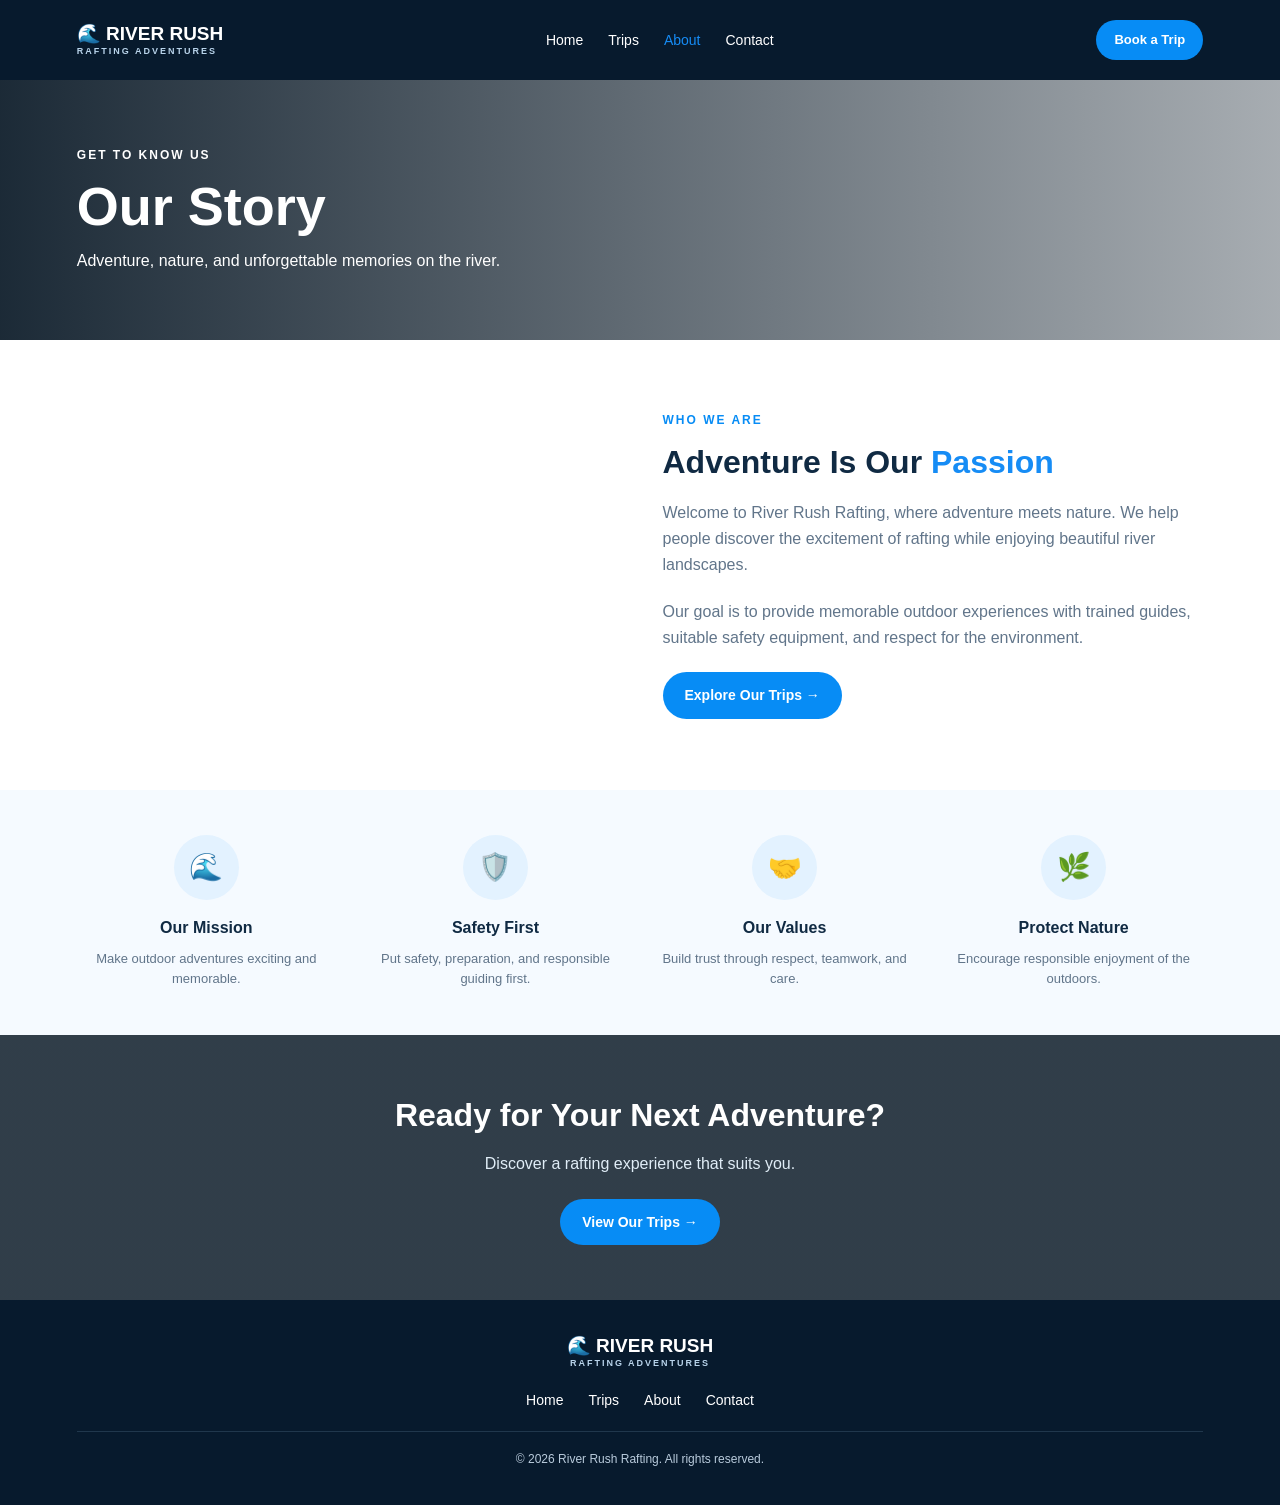
<file: about us.html>
<!DOCTYPE html>
<html lang="en">
<head>
    <meta charset="UTF-8">
    <meta name="viewport" content="width=device-width, initial-scale=1.0">
    <title>About Us | River Rush</title>
    <link rel="stylesheet" href="style.css">

</head>
<body>
    <header class="header">
        <a href="index.html" class="logo">
        🌊 RIVER RUSH
        <span>RAFTING ADVENTURES</span>  
        </a>

    <nav>
        <a href="index.html">Home</a>
        <a href="trips.html">Trips</a>
        <a href="about.html" class="active">About</a>
        <a href="contact.html">Contact</a>
    </nav>

    <a href="trips.html" class="nav-button">Book a Trip</a>
</header>

<section class="trips-hero">
    <div>
        <p class="eyebrow">GET TO KNOW US</p>
        <h1>Our Story</h1>
        <p>Adventure, nature, and unforgettable memories on the river.</p>
    </div>
</section>

<section class="about">
    <div class="about-image"></div>

    <div class="about-content">
        <p class="eyebrow blue">WHO WE ARE</p>

        <h2>Adventure Is Our <span>Passion</span></h2>

        <p>
            Welcome to River Rush Rafting, where adventure meets
            nature. We help people discover the excitement of
            rafting while enjoying beautiful river landscapes.
        </p>

        <p>
            Our goal is to provide memorable outdoor experiences
            with trained guides, suitable safety equipment,
            and respect for the environment.
        </p>

        <a href="trips.html" class="button">
            Explore Our Trips →
        </a>
    </div>
</section>

<section class="features">

    <div class="feature">
        <div class="feature-icon">🌊</div>
        <h3>Our Mission</h3>
        <p>Make outdoor adventures exciting and memorable.</p>
    </div>

    <div class="feature">
        <div class="feature-icon">🛡️</div>
        <h3>Safety First</h3>
        <p>Put safety, preparation, and responsible guiding first.</p>
    </div>

    <div class="feature">
        <div class="feature-icon">🤝</div>
        <h3>Our Values</h3>
        <p>Build trust through respect, teamwork, and care.</p>
    </div>

    <div class="feature">
        <div class="feature-icon">🌿</div>
        <h3>Protect Nature</h3>
        <p>Encourage responsible enjoyment of the outdoors.</p>
    </div>

</section>

<section class="cta">
    <h2>Ready for Your Next Adventure?</h2>

    <p>Discover a rafting experience that suits you.</p>

    <a href="trips.html" class="button">
        View Our Trips →
    </a>
</section>

<footer>
    <a href="index.html" class="logo">
        🌊 RIVER RUSH
        <span>RAFTING ADVENTURES</span>
    </a>

    <div class="footer-links">
        <a href="index.html">Home</a>
        <a href="trips.html">Trips</a>
        <a href="about.html">About</a>
        <a href="contact.html">Contact</a>
    </div>

    <p>© 2026 River Rush Rafting. All rights reserved.</p>
</footer>

</body>
</html>
</file>
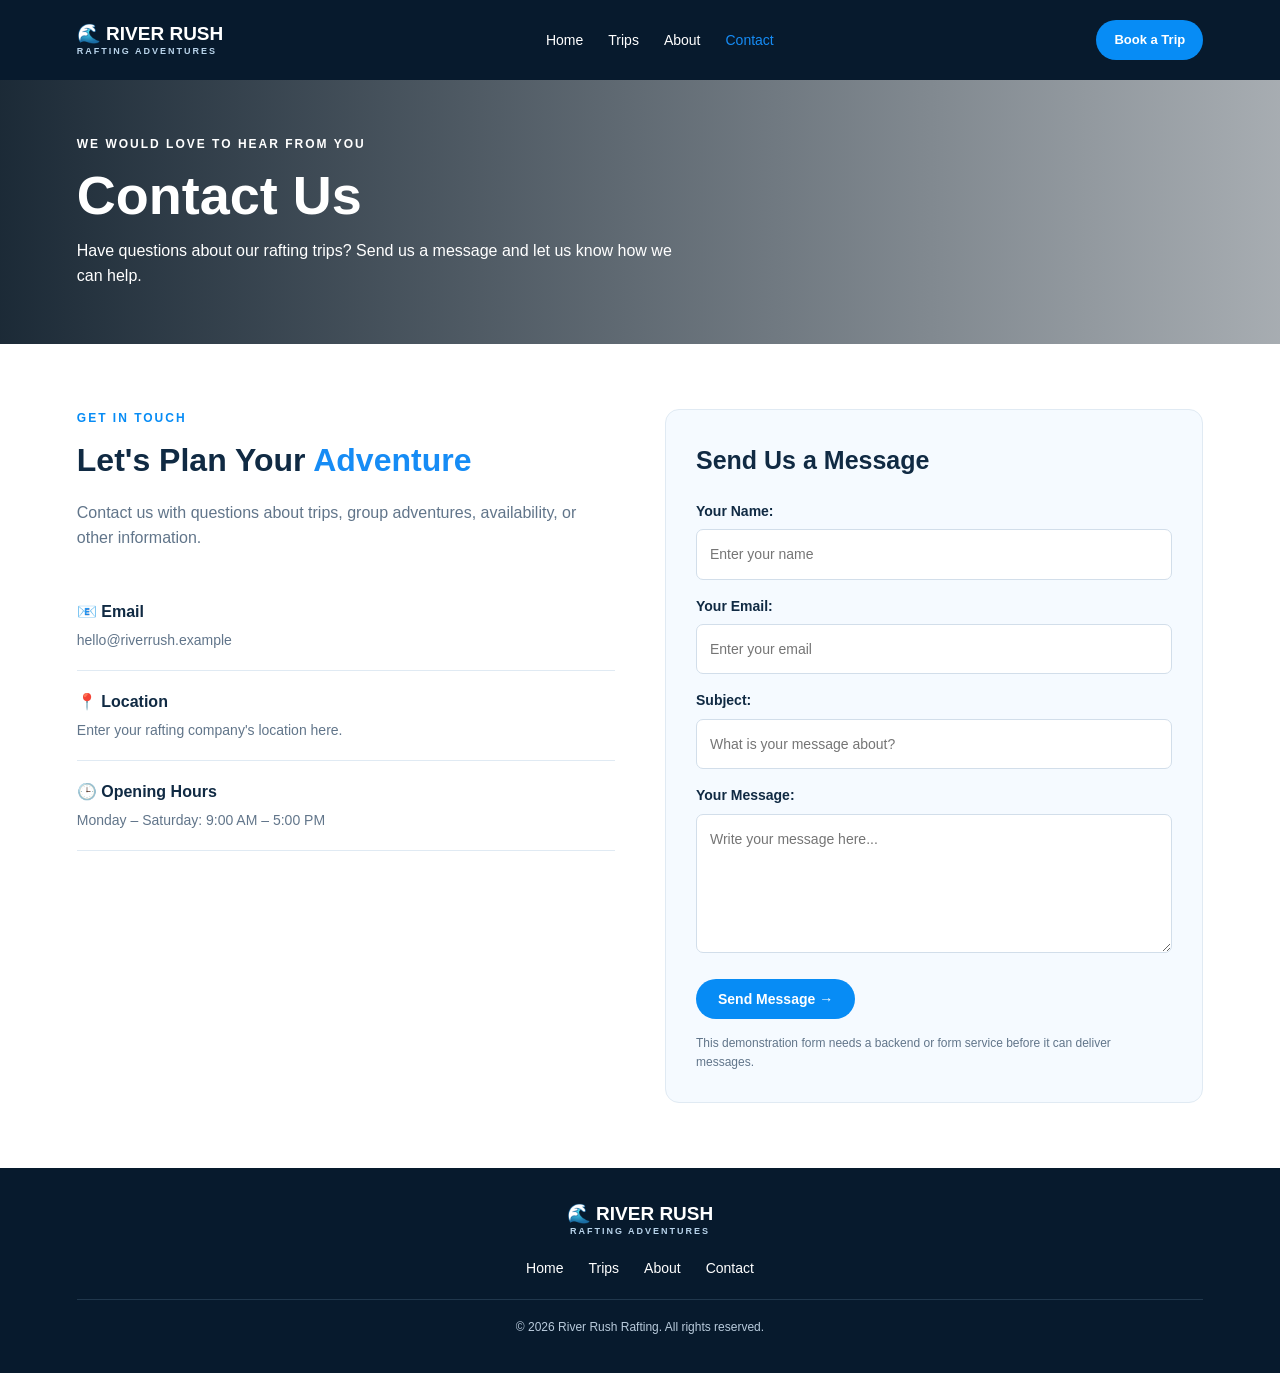
<file: contact.html>
<!DOCTYPE html>
<html lang="en">
<head>
    <meta charset="UTF-8">
    <meta name="viewport" content="width=device-width, initial-scale=1.0">
    <title>Contact Us | River Rush</title>
    <link rel="stylesheet" href="style.css">

</head>
<body>
  <header class="header">
    <a href="index.html" class="logo">
        🌊 RIVER RUSH
        <span>RAFTING ADVENTURES</span>
    </a>

    <nav>
        <a href="index.html">Home</a>
        <a href="trips.html">Trips</a>
        <a href="about.html">About</a>
        <a href="contact.html" class="active">Contact</a>
    </nav>

    <a href="trips.html" class="nav-button">Book a Trip</a>
</header>

<section class="trips-hero">
    <div>
        <p class="eyebrow">WE WOULD LOVE TO HEAR FROM YOU</p>

        <h1>Contact Us</h1>

        <p>
            Have questions about our rafting trips?
            Send us a message and let us know how we can help.
        </p>
    </div>
</section>

<section class="contact-section">

    <div class="contact-info">
        <p class="eyebrow blue">GET IN TOUCH</p>

        <h2>Let's Plan Your <span>Adventure</span></h2>

        <p>
            Contact us with questions about trips, group adventures,
            availability, or other information.
        </p>

        <div class="contact-item">
            <h3>📧 Email</h3>
            <p>hello@riverrush.example</p>
        </div>

        <div class="contact-item">
            <h3>📍 Location</h3>
            <p>Enter your rafting company's location here.</p>
        </div>

        <div class="contact-item">
            <h3>🕒 Opening Hours</h3>
            <p>Monday – Saturday: 9:00 AM – 5:00 PM</p>
        </div>
    </div>

    <form class="contact-form" action="#" method="post">

        <h2>Send Us a Message</h2>

        <label for="name">Your Name: </label>
        <input
            type="text"
            id="name"
            name="name"
            placeholder="Enter your name"
            required
        >

        <label for="email">Your Email: </label>
        <input
            type="email"
            id="email"
            name="email"
            placeholder="Enter your email"
            required
        >

        <label for="subject">Subject: </label>
        <input
            type="text"
            id="subject"
            name="subject"
            placeholder="What is your message about?"
            required
        >

        <label for="message">Your Message: </label>
        <textarea
            id="message"
            name="message"
            rows="5"
            placeholder="Write your message here..."
            required
        ></textarea>

        <button type="submit" class="button">
            Send Message →
        </button>

        <p class="form-note">
            This demonstration form needs a backend or form service
            before it can deliver messages.
        </p>

    </form>

</section>

<footer>
    <a href="index.html" class="logo">
        🌊 RIVER RUSH
        <span>RAFTING ADVENTURES</span>
    </a>

    <div class="footer-links">
        <a href="index.html">Home</a>
        <a href="trips.html">Trips</a>
        <a href="about.html">About</a>
        <a href="contact.html">Contact</a>
    </div>

    <p>© 2026 River Rush Rafting. All rights reserved.</p>
</footer>

</body>
</html>
</file>
<file: style.css>
/* GENERAL SETTINGS */

* {
  margin: 0;
  padding: 0;
  box-sizing: border-box;
  }

html {
scroll-behavior: smooth;
}

body {
font-family: Arial, Helvetica, sans-serif;
color: #102a43;
background: #ffffff;
line-height: 1.6;
}

a {
text-decoration: none;
}

img {
display: block;
width: 100%;
object-fit: cover;
}

span {
color: #168cf5;
}

/* HEADER */
.header {
min-height: 80px;
padding: 15px 6%;
display: flex;
justify-content: space-between;
align-items: center;
gap: 20px;
background: #071a2d;
color: white;
}

.logo {
color: white;
font-size: 19px;
font-weight: 800;
line-height: 1.2;
white-space: nowrap;
}

.logo span {
display: block;
color: #b9d4eb;
font-size: 9px;
letter-spacing: 2px;
}

.header nav {
display: flex;
gap: 25px;
}

.header nav a,
.footer-links a {
color: white;
font-size: 14px;
transition: color 0.3s;
}

.header nav a:hover,
.header nav a.active {
color: #168cf5;
}

.nav-button {
color: white;
background: #078cf5;
padding: 10px 18px;
border-radius: 30px;
font-size: 13px;
font-weight: bold;
}

/* BUTTONS */
.button {
display: inline-block;
background: #078cf5;
color: white;
padding: 12px 22px;
border-radius: 30px;
font-weight: bold;
font-size: 14px;
transition: 0.3s;
}

.button:hover,
.nav-button:hover {
background: #006ac4;
transform: translateY(-2px);
}

.button.small {
padding: 9px 16px;
font-size: 12px;
}

/* HERO */
.hero {
min-height: 490px;
display: flex;
align-items: center;
padding: 60px 6%;
color: white;
background:
linear-gradient(90deg, rgba(3, 19, 33, 0.92), rgba(3, 19, 33, 0.2)),
url("https://images.unsplash.com/photo-1530866495561-507c9faab2ed?auto=format&fit=crop&w=1800&q=85")
center 55% / cover no-repeat;
}

.hero-content {
max-width: 600px;
}

.eyebrow {
font-size: 12px;
font-weight: bold;
letter-spacing: 2px;
margin-bottom: 12px;
}

.hero h1,
.trips-hero h1 {
font-size: clamp(38px, 6vw, 64px);
line-height: 1.1;
margin-bottom: 20px;
}

.hero-text {
max-width: 460px;
margin-bottom: 25px;
color: #e0edf7;
}

/* FEATURES */
.features {
padding: 45px 6%;
display: grid;
grid-template-columns: repeat(4, 1fr);
gap: 30px;
text-align: center;
background: #f5faff;
}

.feature-icon {
width: 65px;
height: 65px;
border-radius: 50%;
background: #e3f2ff;
display: grid;
place-items: center;
margin: 0 auto 15px;
font-size: 27px;
}

.feature h3 {
font-size: 16px;
margin-bottom: 8px;
}

.feature p {
color: #61758a;
font-size: 13px;
}

/* ABOUT */
.about {
padding: 65px 6%;
display: grid;
grid-template-columns: 1fr 1fr;
gap: 45px;
align-items: center;
}

.about-image {
min-height: 320px;
border-radius: 14px;
background:
url("https://images.unsplash.com/photo-1500530855697-b586d89ba3ee?auto=format&fit=crop&w=1000&q=85")
center / cover no-repeat;
}

.about-content h2,
.section-heading h2 {
font-size: 32px;
line-height: 1.25;
margin-bottom: 18px;
}

.about-content > p:not(.eyebrow) {
color: #61758a;
margin-bottom: 22px;
}

.blue {
color: #078cf5;
}

/* FEATURED TRIPS */
.featured,
.trips-section {
padding: 60px 6%;
}

.section-heading {
display: flex;
justify-content: space-between;
align-items: center;
gap: 20px;
margin-bottom: 25px;
}

.section-heading h2 {
margin-bottom: 0;
}

.view-link {
color: #078cf5;
font-size: 14px;
font-weight: bold;
}

.trip-grid {
display: grid;
grid-template-columns: repeat(3, 1fr);
gap: 25px;
}

.trip-card {
overflow: hidden;
border: 1px solid #e1eaf2;
border-radius: 12px;
box-shadow: 0 5px 20px rgba(20, 50, 80, 0.06);
transition: transform 0.3s;
}

.trip-card:hover {
transform: translateY(-5px);
}

.trip-card img {
height: 200px;
}

.trip-info {
padding: 20px;
}

.badge {
display: inline-block;
color: #0876ce;
background: #e5f3ff;
padding: 5px 10px;
border-radius: 20px;
font-size: 11px;
font-weight: bold;
margin-bottom: 10px;
}

.trip-info h3 {
font-size: 19px;
margin-bottom: 10px;
}

.trip-info p {
font-size: 13px;
color: #61758a;
margin-bottom: 18px;
}

/* TRIPS PAGE HERO */
.trips-hero {
min-height: 260px;
padding: 55px 6%;
display: flex;
align-items: center;
color: white;
background:
linear-gradient(90deg, rgba(3, 19, 33, 0.9), rgba(3, 19, 33, 0.35)),
url("https://images.unsplash.com/photo-1530866495561-507c9faab2ed?auto=format&fit=crop&w=1800&q=85")
center / cover no-repeat;
}

.trips-hero h1 {
font-size: clamp(36px, 5vw, 54px);
margin-bottom: 12px;
}

.trips-hero p:last-child {
max-width: 600px;
}

/* TRIPS LIST */
.trips-list {
display: grid;
gap: 25px;
}

.trip-row {
display: grid;
grid-template-columns: 38% 1fr;
gap: 28px;
align-items: center;
padding: 15px;
border: 1px solid #e0eaf3;
border-radius: 12px;
box-shadow: 0 5px 20px rgba(20, 50, 80, 0.04);
}

.trip-row img {
height: 240px;
border-radius: 8px;
}

.trip-details h2 {
font-size: 24px;
margin: 0 0 10px;
}

.trip-details > p {
color: #61758a;
font-size: 14px;
margin-bottom: 18px;
}

.trip-meta {
display: flex;
flex-wrap: wrap;
gap: 20px;
margin-bottom: 20px;
font-size: 13px;
color: #36546f;
}

/* CALL TO ACTION */
.cta {
text-align: center;
padding: 55px 20px;
color: white;
background:
linear-gradient(rgba(3, 19, 33, 0.82), rgba(3, 19, 33, 0.82)),
url("https://images.unsplash.com/photo-1500530855697-b586d89ba3ee?auto=format&fit=crop&w=1600&q=85")
center / cover no-repeat;
}

.cta h2 {
font-size: 32px;
margin-bottom: 10px;
}

.cta p {
margin-bottom: 22px;
color: #e0edf7;
}

/* FOOTER */
footer {
padding: 35px 6%;
background: #071a2d;
color: white;
text-align: center;
}

footer .logo {
display: inline-block;
margin-bottom: 20px;
}

.footer-links {
display: flex;
justify-content: center;
flex-wrap: wrap;
gap: 25px;
margin-bottom: 20px;
}

footer > p {
padding-top: 18px;
border-top: 1px solid #20374c;
color: #b9cbdc;
font-size: 12px;
}

/* MOBILE RESPONSIVENESS */
@media (max-width: 850px) {
.header {
flex-wrap: wrap;
justify-content: center;
}

.header nav {
    order: 3;
    width: 100%;
    justify-content: center;
    flex-wrap: wrap;
    gap: 20px;
}

.features {
    grid-template-columns: repeat(2, 1fr);
}

.trip-grid {
    grid-template-columns: repeat(2, 1fr);
}

.trip-row {
    grid-template-columns: 1fr;
}

.trip-row img {
    height: 280px;
}

}

@media (max-width: 550px) {
.header {
padding: 18px 4%;
gap: 15px;
}

.logo {
    font-size: 16px;
}

.nav-button {
    padding: 9px 12px;
    font-size: 12px;
}

.header nav {
    gap: 18px;
}

.hero {
    min-height: 470px;
    padding: 45px 6%;
    background-position: center;
}

.hero h1 {
    font-size: 42px;
}

.features {
    padding: 35px 5%;
    gap: 25px 15px;
}

.about {
    grid-template-columns: 1fr;
    padding: 45px 6%;
    gap: 25px;
}

.about-image {
    min-height: 250px;
}

.featured,
.trips-section {
    padding: 45px 5%;
}

.section-heading {
    align-items: flex-start;
}

.section-heading h2,
.about-content h2 {
    font-size: 27px;
}

.trip-grid {
    grid-template-columns: 1fr;
}

.trip-card img {
    height: 230px;
}

.trips-hero {
    min-height: 270px;
    padding: 40px 6%;
}

.trip-row img {
    height: 210px;
}

.trip-details h2 {
    font-size: 21px;
}

.trip-meta {
    gap: 12px;
}

.cta h2 {
    font-size: 27px;
}

}

/* CONTACT PAGE */

.contact-section {
    padding: 65px 6%;
    display: grid;
    grid-template-columns: 1fr 1fr;
    gap: 50px;
    align-items: start;
}

.contact-info h2 {
    font-size: 32px;
    line-height: 1.3;
    margin-bottom: 18px;
}

.contact-info > p:not(.eyebrow) {
    color: #61758a;
    margin-bottom: 30px;
}

.contact-item {
    padding: 18px 0;
    border-bottom: 1px solid #e0eaf3;
}

.contact-item h3 {
    font-size: 16px;
    margin-bottom: 5px;
}

.contact-item p {
    color: #61758a;
    font-size: 14px;
}

/* CONTACT FORM */

.contact-form {
    padding: 30px;
    background: #f5faff;
    border: 1px solid #e0eaf3;
    border-radius: 14px;
}

.contact-form h2 {
    font-size: 25px;
    margin-bottom: 20px;
}

.contact-form label {
    display: block;
    font-size: 14px;
    font-weight: bold;
    margin: 15px 0 7px;
}

.contact-form input,
.contact-form textarea {
    width: 100%;
    padding: 13px;
    border: 1px solid #d2deea;
    border-radius: 7px;
    font: inherit;
    font-size: 14px;
    background: white;
}

.contact-form textarea {
    resize: vertical;
    margin-bottom: 18px;
}

.contact-form input:focus,
.contact-form textarea:focus {
    outline: 2px solid #078cf5;
    border-color: transparent;
}

.contact-form button {
    border: none;
    cursor: pointer;
}

.form-note {
    margin-top: 15px;
    font-size: 12px;
    color: #61758a;
}

/* CONTACT PAGE ON PHONES */

@media (max-width: 700px) {
    .contact-section {
        grid-template-columns: 1fr;
        gap: 30px;
        padding: 40px 5%;
    }

    .contact-info h2 {
        font-size: 27px;
    }

    .contact-form {
        padding: 22px;
    }
}
</file>
